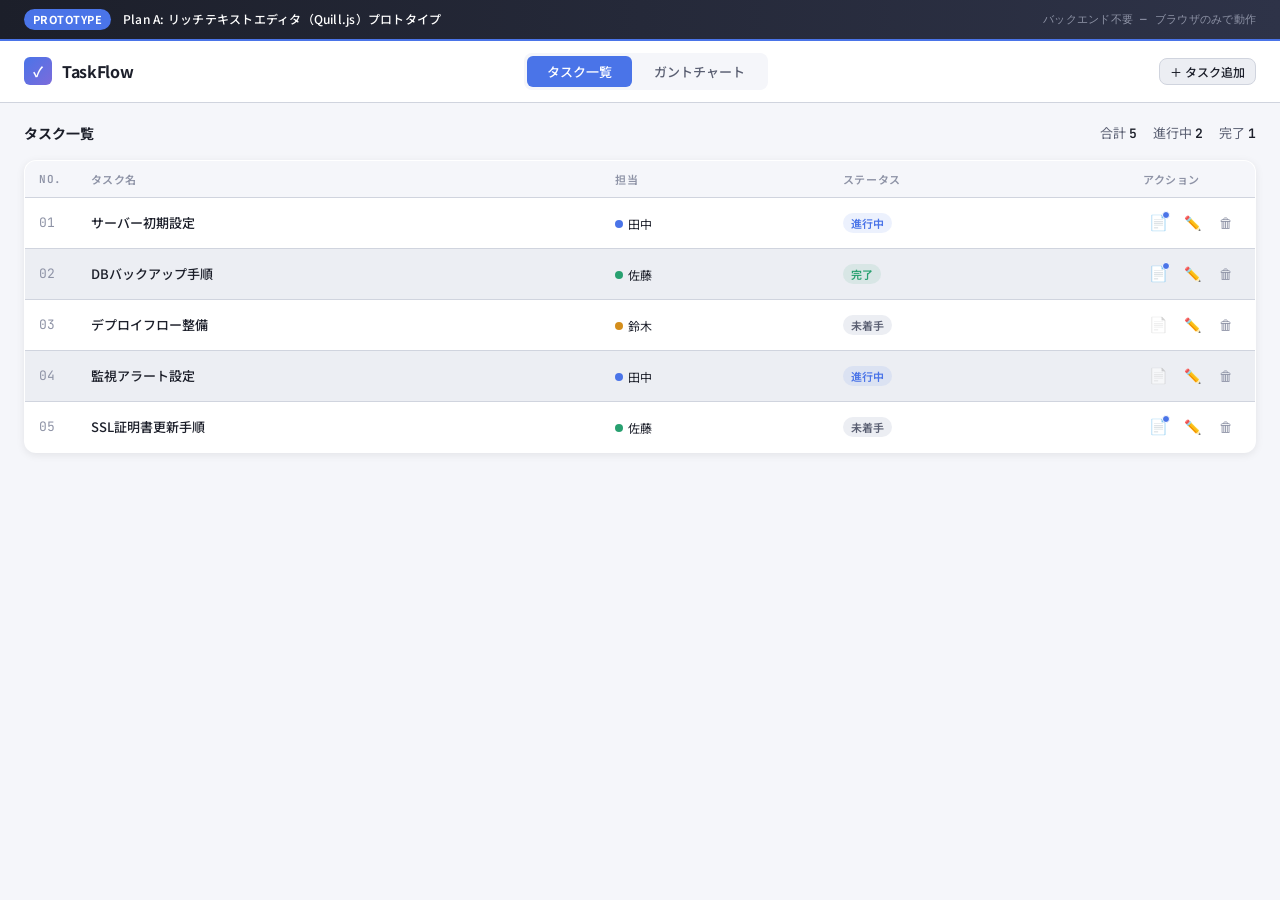
<file: docs/prototypes/plan_a_richtext.html>
<!DOCTYPE html>
<html lang="ja">
<head>
  <meta charset="UTF-8" />
  <meta name="viewport" content="width=device-width, initial-scale=1.0" />
  <title>Plan A: リッチテキストエディタ（Quill.js）プロトタイプ</title>

  <!-- Fonts -->
  <link rel="preconnect" href="https://fonts.googleapis.com" />
  <link rel="preconnect" href="https://fonts.gstatic.com" crossorigin />
  <link href="https://fonts.googleapis.com/css2?family=Noto+Sans+JP:wght@400;500;600;700&family=JetBrains+Mono:wght@400;500&display=swap" rel="stylesheet" />

  <!-- Quill.js -->
  <link href="https://cdn.quilljs.com/1.3.7/quill.snow.css" rel="stylesheet" />
  <script src="https://cdn.quilljs.com/1.3.7/quill.min.js"></script>

  <style>
    /* ==================== CSS Variables (TaskFlow identical) ==================== */
    :root {
      --bg-primary:    #F5F6FA;
      --bg-secondary:  #FFFFFF;
      --bg-tertiary:   #ECEEF3;
      --bg-hover:      #E2E5EC;
      --border:        #D0D4DE;
      --text-primary:  #1C1F2A;
      --text-secondary:#5A5F72;
      --text-muted:    #8E93A6;
      --accent:        #4A74E8;
      --accent-hover:  #3A62D4;
      --accent-dim:    rgba(74,116,232,0.10);
      --danger:        #E04E4E;
      --danger-dim:    rgba(224,78,78,0.10);
      --success:       #28A070;
      --success-dim:   rgba(40,160,112,0.10);
      --warning:       #D48E1C;
      --warning-dim:   rgba(212,142,28,0.10);
      --radius:        8px;
      --radius-lg:     12px;
      --shadow:        0 2px 8px rgba(0,0,0,0.08);
      --font:          'Noto Sans JP', sans-serif;
      --mono:          'JetBrains Mono', monospace;
    }

    * { box-sizing: border-box; margin: 0; padding: 0; }

    body {
      font-family: var(--font);
      background: var(--bg-primary);
      color: var(--text-primary);
      line-height: 1.5;
      min-height: 100vh;
    }

    /* Scrollbar */
    ::-webkit-scrollbar { width: 6px; height: 6px; }
    ::-webkit-scrollbar-track { background: transparent; }
    ::-webkit-scrollbar-thumb { background: var(--border); border-radius: 3px; }
    ::-webkit-scrollbar-thumb:hover { background: var(--text-muted); }

    /* ==================== Prototype Banner ==================== */
    .proto-banner {
      background: linear-gradient(90deg, #1C1F2A 0%, #2E3348 100%);
      color: #fff;
      padding: 9px 24px;
      display: flex;
      align-items: center;
      gap: 12px;
      font-size: 12px;
      font-weight: 500;
      letter-spacing: 0.02em;
      border-bottom: 2px solid var(--accent);
    }

    .proto-banner-tag {
      background: var(--accent);
      color: #fff;
      padding: 2px 9px;
      border-radius: 20px;
      font-size: 11px;
      font-weight: 700;
      letter-spacing: 0.04em;
      text-transform: uppercase;
    }

    .proto-banner-title { flex: 1; }

    .proto-banner-note {
      color: var(--text-muted);
      font-size: 11px;
      font-family: var(--mono);
    }

    /* ==================== App Header ==================== */
    .app-header {
      display: flex;
      align-items: center;
      justify-content: space-between;
      padding: 12px 24px;
      background: var(--bg-secondary);
      border-bottom: 1px solid var(--border);
    }

    .app-logo {
      display: flex;
      align-items: center;
      gap: 10px;
      font-weight: 700;
      font-size: 16px;
      letter-spacing: -0.02em;
    }

    .app-logo-icon {
      width: 28px;
      height: 28px;
      background: linear-gradient(135deg, var(--accent), #7C6BDB);
      border-radius: 6px;
      color: white;
      display: flex;
      align-items: center;
      justify-content: center;
      font-size: 14px;
    }

    .tab-group {
      display: flex;
      gap: 2px;
      background: var(--bg-primary);
      border-radius: 8px;
      padding: 3px;
    }

    .tab-btn {
      padding: 6px 20px;
      border: none;
      background: transparent;
      color: var(--text-secondary);
      font-family: var(--font);
      font-size: 13px;
      font-weight: 500;
      border-radius: 6px;
      cursor: pointer;
      transition: all 0.2s;
    }

    .tab-btn:hover { color: var(--text-primary); }
    .tab-btn.active { background: var(--accent); color: white; }

    /* ==================== Buttons ==================== */
    .btn {
      padding: 7px 16px;
      border: none;
      border-radius: var(--radius);
      font-family: var(--font);
      font-size: 13px;
      font-weight: 500;
      cursor: pointer;
      transition: all 0.15s;
      display: inline-flex;
      align-items: center;
      gap: 6px;
    }

    .btn-primary  { background: var(--accent); color: white; }
    .btn-primary:hover  { background: var(--accent-hover); transform: translateY(-1px); }
    .btn-secondary { background: var(--bg-tertiary); color: var(--text-primary); border: 1px solid var(--border); }
    .btn-secondary:hover { background: var(--bg-hover); }
    .btn-ghost { background: transparent; color: var(--text-secondary); }
    .btn-ghost:hover { background: var(--bg-tertiary); color: var(--text-primary); }
    .btn-sm { padding: 4px 10px; font-size: 12px; }
    .btn-icon {
      width: 32px; height: 32px; padding: 0;
      display: flex; align-items: center; justify-content: center;
      border-radius: var(--radius);
    }

    /* ==================== Main Content ==================== */
    .main-content {
      padding: 20px 24px;
    }

    /* ==================== Task Table ==================== */
    .task-list-header {
      display: flex;
      justify-content: space-between;
      align-items: center;
      margin-bottom: 16px;
    }

    .task-list-title {
      font-size: 14px;
      font-weight: 700;
    }

    .task-stats {
      display: flex;
      gap: 16px;
      font-size: 13px;
      color: var(--text-secondary);
    }

    .task-stat-value {
      font-weight: 600;
      color: var(--text-primary);
      font-family: var(--mono);
    }

    .task-table {
      width: 100%;
      border-collapse: collapse;
      background: var(--bg-secondary);
      border-radius: var(--radius-lg);
      overflow: hidden;
      border: 1px solid var(--border);
      box-shadow: var(--shadow);
    }

    .task-table th {
      text-align: left;
      padding: 10px 14px;
      font-size: 11px;
      font-weight: 600;
      text-transform: uppercase;
      letter-spacing: 0.05em;
      color: var(--text-muted);
      border-bottom: 1px solid var(--border);
      background: var(--bg-primary);
    }

    .task-table td {
      padding: 10px 14px;
      font-size: 13px;
      border-bottom: 1px solid var(--border);
      vertical-align: middle;
    }

    .task-table tbody tr:last-child td { border-bottom: none; }
    .task-table tbody tr:nth-child(odd)  td { background: var(--bg-secondary); }
    .task-table tbody tr:nth-child(even) td { background: var(--bg-tertiary); }
    .task-table tbody tr:hover td { background: var(--bg-hover); transition: background 0.1s; }

    .task-title-cell { font-weight: 500; }

    /* Status badges */
    .status-badge {
      display: inline-block;
      padding: 2px 8px;
      border-radius: 10px;
      font-size: 11px;
      font-weight: 600;
    }
    .status-todo        { background: var(--bg-tertiary); color: var(--text-secondary); }
    .status-in_progress { background: var(--accent-dim);  color: var(--accent); }
    .status-done        { background: var(--success-dim); color: var(--success); }

    /* Action buttons */
    .action-btns { display: flex; gap: 4px; align-items: center; }

    /* Document icon button */
    .doc-btn {
      width: 30px; height: 30px;
      border: none; background: transparent;
      border-radius: 6px;
      cursor: pointer;
      display: flex; align-items: center; justify-content: center;
      font-size: 15px;
      transition: background 0.15s, transform 0.1s;
      position: relative;
    }
    .doc-btn:hover { background: var(--bg-hover); transform: scale(1.1); }
    .doc-btn.has-doc { color: var(--accent); }
    .doc-btn.no-doc  { color: var(--text-muted); filter: grayscale(1); opacity: 0.55; }
    .doc-btn.has-doc::after {
      content: '';
      position: absolute;
      top: 3px; right: 3px;
      width: 6px; height: 6px;
      background: var(--accent);
      border-radius: 50%;
      border: 1.5px solid var(--bg-secondary);
    }

    .edit-btn, .del-btn {
      width: 30px; height: 30px;
      border: none; background: transparent;
      border-radius: 6px;
      cursor: pointer;
      display: flex; align-items: center; justify-content: center;
      font-size: 14px;
      transition: background 0.15s;
      color: var(--text-muted);
    }
    .edit-btn:hover { background: var(--bg-hover); color: var(--text-primary); }
    .del-btn:hover  { background: var(--danger-dim); color: var(--danger); }

    /* ==================== Modal Overlay ==================== */
    .modal-overlay {
      position: fixed;
      inset: 0;
      background: rgba(0,0,0,0.3);
      display: flex;
      align-items: center;
      justify-content: center;
      z-index: 200;
      backdrop-filter: blur(4px);
      animation: fadeIn 0.15s;
    }

    .modal-overlay.hidden { display: none; }

    @keyframes fadeIn  { from { opacity: 0; } to { opacity: 1; } }
    @keyframes slideUp { from { opacity: 0; transform: translateY(20px); } to { opacity: 1; transform: translateY(0); } }

    /* ==================== Document Modal ==================== */
    .doc-modal {
      background: var(--bg-secondary);
      border: 1px solid var(--border);
      border-radius: var(--radius-lg);
      width: 80vw;
      height: 80vh;
      max-width: 1100px;
      display: flex;
      flex-direction: column;
      box-shadow: 0 20px 60px rgba(0,0,0,0.18);
      animation: slideUp 0.2s;
      overflow: hidden;
    }

    .modal-header {
      display: flex;
      justify-content: space-between;
      align-items: center;
      padding: 16px 24px;
      border-bottom: 1px solid var(--border);
      background: var(--bg-secondary);
      flex-shrink: 0;
    }

    .modal-header-left {
      display: flex;
      align-items: center;
      gap: 10px;
    }

    .modal-header-icon {
      width: 32px; height: 32px;
      background: var(--accent-dim);
      border-radius: 8px;
      display: flex; align-items: center; justify-content: center;
      font-size: 16px;
    }

    .modal-title {
      font-size: 16px;
      font-weight: 700;
    }

    .modal-subtitle {
      font-size: 12px;
      color: var(--text-muted);
      font-family: var(--mono);
      margin-top: 1px;
    }

    .modal-close {
      width: 32px; height: 32px;
      border: none; background: transparent;
      border-radius: var(--radius);
      cursor: pointer;
      display: flex; align-items: center; justify-content: center;
      font-size: 18px;
      color: var(--text-muted);
      transition: all 0.15s;
    }
    .modal-close:hover { background: var(--bg-tertiary); color: var(--text-primary); }

    /* ==================== Modal Tab Bar ==================== */
    .modal-tabs {
      display: flex;
      gap: 0;
      padding: 0 24px;
      background: var(--bg-primary);
      border-bottom: 1px solid var(--border);
      flex-shrink: 0;
    }

    .modal-tab {
      padding: 10px 18px;
      border: none;
      background: transparent;
      font-family: var(--font);
      font-size: 13px;
      font-weight: 500;
      color: var(--text-secondary);
      cursor: pointer;
      border-bottom: 2px solid transparent;
      transition: all 0.15s;
      margin-bottom: -1px;
    }

    .modal-tab:hover { color: var(--text-primary); }
    .modal-tab.active {
      color: var(--accent);
      border-bottom-color: var(--accent);
      background: transparent;
    }

    /* ==================== Editor Panel ==================== */
    .modal-body {
      flex: 1;
      overflow: hidden;
      display: flex;
      flex-direction: column;
    }

    .tab-panel { display: none; flex: 1; overflow: hidden; flex-direction: column; }
    .tab-panel.active { display: flex; }

    /* Editor panel */
    .editor-panel {
      flex: 1;
      overflow: hidden;
      display: flex;
      flex-direction: column;
      padding: 0;
    }

    /* Quill overrides to match TaskFlow palette */
    .ql-toolbar.ql-snow {
      border: none;
      border-bottom: 1px solid var(--border);
      background: var(--bg-primary);
      padding: 8px 16px;
      font-family: var(--font);
      flex-shrink: 0;
    }

    .ql-toolbar.ql-snow .ql-formats { margin-right: 12px; }

    .ql-toolbar.ql-snow button:hover .ql-stroke,
    .ql-toolbar.ql-snow button.ql-active .ql-stroke,
    .ql-toolbar.ql-snow .ql-picker-label:hover .ql-stroke {
      stroke: var(--accent);
    }

    .ql-toolbar.ql-snow button:hover .ql-fill,
    .ql-toolbar.ql-snow button.ql-active .ql-fill {
      fill: var(--accent);
    }

    .ql-toolbar.ql-snow .ql-picker-label:hover,
    .ql-toolbar.ql-snow .ql-picker-item:hover,
    .ql-toolbar.ql-snow .ql-picker-item.ql-selected {
      color: var(--accent);
    }

    .ql-toolbar.ql-snow .ql-picker-options {
      background: var(--bg-secondary);
      border: 1px solid var(--border);
      border-radius: var(--radius);
      box-shadow: 0 8px 24px rgba(0,0,0,0.12);
    }

    .ql-container.ql-snow {
      border: none;
      flex: 1;
      overflow: hidden;
      display: flex;
      flex-direction: column;
      font-family: var(--font);
    }

    .ql-editor {
      flex: 1;
      overflow-y: auto;
      padding: 20px 28px;
      font-family: var(--font);
      font-size: 14px;
      line-height: 1.7;
      color: var(--text-primary);
      background: var(--bg-secondary);
    }

    .ql-editor h1 { font-size: 22px; font-weight: 700; margin: 20px 0 10px; letter-spacing: -0.02em; }
    .ql-editor h2 { font-size: 18px; font-weight: 700; margin: 18px 0 8px; letter-spacing: -0.01em; padding-bottom: 6px; border-bottom: 2px solid var(--accent); color: var(--text-primary); }
    .ql-editor h3 { font-size: 15px; font-weight: 600; margin: 14px 0 6px; color: var(--accent); }
    .ql-editor p  { margin-bottom: 8px; }

    .ql-editor ol, .ql-editor ul {
      padding-left: 1.5em;
      margin-bottom: 10px;
    }

    .ql-editor li { margin-bottom: 4px; }

    .ql-editor pre.ql-syntax, .ql-editor pre {
      background: var(--bg-tertiary);
      border: 1px solid var(--border);
      border-radius: var(--radius);
      padding: 12px 16px;
      font-family: var(--mono);
      font-size: 13px;
      color: var(--text-primary);
      margin: 10px 0;
      overflow-x: auto;
    }

    .ql-editor blockquote {
      border-left: 3px solid var(--accent);
      padding-left: 14px;
      color: var(--text-secondary);
      margin: 10px 0;
    }

    .ql-editor a { color: var(--accent); text-decoration: underline; }

    .ql-editor img {
      max-width: 100%;
      border-radius: var(--radius);
      border: 1px solid var(--border);
      margin: 8px 0;
    }

    /* Image tooltip override */
    .ql-snow .ql-tooltip {
      background: var(--bg-secondary);
      border: 1px solid var(--border);
      border-radius: var(--radius);
      box-shadow: 0 8px 24px rgba(0,0,0,0.12);
      color: var(--text-primary);
      font-family: var(--font);
      font-size: 13px;
    }
    .ql-snow .ql-tooltip input[type=text] {
      background: var(--bg-primary);
      border: 1px solid var(--border);
      color: var(--text-primary);
      font-family: var(--font);
      border-radius: 6px;
    }
    .ql-snow .ql-tooltip a.ql-action,
    .ql-snow .ql-tooltip a.ql-remove {
      color: var(--accent);
    }

    /* ==================== Preview Panel ==================== */
    .preview-panel {
      flex: 1;
      overflow-y: auto;
      padding: 20px 28px;
      background: var(--bg-secondary);
    }

    .preview-content { font-size: 14px; line-height: 1.7; color: var(--text-primary); }
    .preview-content h1 { font-size: 22px; font-weight: 700; margin: 20px 0 10px; letter-spacing: -0.02em; }
    .preview-content h2 { font-size: 18px; font-weight: 700; margin: 18px 0 8px; padding-bottom: 6px; border-bottom: 2px solid var(--accent); }
    .preview-content h3 { font-size: 15px; font-weight: 600; margin: 14px 0 6px; color: var(--accent); }
    .preview-content p  { margin-bottom: 8px; }
    .preview-content ol, .preview-content ul { padding-left: 1.5em; margin-bottom: 10px; }
    .preview-content li { margin-bottom: 4px; }
    .preview-content pre {
      background: var(--bg-tertiary);
      border: 1px solid var(--border);
      border-radius: var(--radius);
      padding: 12px 16px;
      font-family: var(--mono);
      font-size: 13px;
      overflow-x: auto;
      margin: 10px 0;
    }
    .preview-content blockquote {
      border-left: 3px solid var(--accent);
      padding-left: 14px;
      color: var(--text-secondary);
      margin: 10px 0;
    }
    .preview-content a { color: var(--accent); text-decoration: underline; }
    .preview-content img { max-width: 100%; border-radius: var(--radius); border: 1px solid var(--border); margin: 8px 0; }
    .preview-content strong { font-weight: 700; }
    .preview-content em { font-style: italic; }
    .preview-content code {
      background: var(--bg-tertiary);
      border: 1px solid var(--border);
      border-radius: 4px;
      padding: 1px 6px;
      font-family: var(--mono);
      font-size: 12px;
    }

    .preview-empty {
      display: flex;
      flex-direction: column;
      align-items: center;
      justify-content: center;
      height: 100%;
      color: var(--text-muted);
      gap: 10px;
      font-size: 14px;
    }

    .preview-empty-icon { font-size: 40px; opacity: 0.4; }

    /* ==================== Modal Footer ==================== */
    .modal-footer {
      display: flex;
      justify-content: space-between;
      align-items: center;
      gap: 8px;
      padding: 14px 24px;
      border-top: 1px solid var(--border);
      background: var(--bg-primary);
      flex-shrink: 0;
    }

    .modal-footer-left {
      display: flex;
      align-items: center;
      gap: 8px;
      font-size: 12px;
      color: var(--text-muted);
    }

    .modal-footer-right {
      display: flex;
      gap: 8px;
    }

    /* Image upload hint */
    .img-upload-label {
      display: inline-flex;
      align-items: center;
      gap: 6px;
      padding: 5px 12px;
      background: var(--bg-tertiary);
      border: 1px solid var(--border);
      border-radius: var(--radius);
      font-size: 12px;
      font-weight: 500;
      color: var(--text-secondary);
      cursor: pointer;
      transition: all 0.15s;
    }
    .img-upload-label:hover { background: var(--bg-hover); color: var(--text-primary); }
    #image-file-input { display: none; }

    /* ==================== Toast ==================== */
    .toast-container {
      position: fixed;
      bottom: 24px;
      right: 24px;
      display: flex;
      flex-direction: column;
      gap: 8px;
      z-index: 9999;
      pointer-events: none;
    }

    .toast {
      display: flex;
      align-items: center;
      gap: 10px;
      padding: 12px 18px;
      background: var(--text-primary);
      color: #fff;
      border-radius: var(--radius);
      font-size: 13px;
      font-weight: 500;
      box-shadow: 0 8px 24px rgba(0,0,0,0.2);
      animation: toastIn 0.25s cubic-bezier(0.34,1.56,0.64,1);
      pointer-events: auto;
    }

    .toast.success { background: var(--success); }
    .toast.error   { background: var(--danger); }
    .toast.warning { background: var(--warning); }

    .toast-icon { font-size: 16px; }

    @keyframes toastIn {
      from { opacity: 0; transform: translateX(30px) scale(0.9); }
      to   { opacity: 1; transform: translateX(0) scale(1); }
    }

    @keyframes toastOut {
      from { opacity: 1; transform: translateX(0) scale(1); }
      to   { opacity: 0; transform: translateX(30px) scale(0.9); }
    }

    .toast.removing {
      animation: toastOut 0.2s forwards;
    }

    /* ==================== Misc UI ==================== */
    .no-tasks {
      text-align: center;
      padding: 60px 20px;
      color: var(--text-muted);
      font-size: 14px;
    }

    .assignee-chip {
      display: inline-flex;
      align-items: center;
      gap: 5px;
      font-size: 12px;
    }

    .assignee-dot {
      width: 8px; height: 8px;
      border-radius: 50%;
      display: inline-block;
    }

    /* No. column */
    .col-no { width: 52px; color: var(--text-muted); font-family: var(--mono); font-size: 12px; }

    /* Saving indicator dot */
    .save-dot {
      width: 8px; height: 8px;
      border-radius: 50%;
      background: var(--success);
      display: inline-block;
      opacity: 0;
      transition: opacity 0.3s;
    }
    .save-dot.visible { opacity: 1; }

  </style>
</head>
<body>

  <!-- ==================== Prototype Banner ==================== -->
  <div class="proto-banner">
    <span class="proto-banner-tag">Prototype</span>
    <span class="proto-banner-title">Plan A: リッチテキストエディタ（Quill.js）プロトタイプ</span>
    <span class="proto-banner-note">バックエンド不要 &mdash; ブラウザのみで動作</span>
  </div>

  <!-- ==================== App Header ==================== -->
  <header class="app-header">
    <div class="app-logo">
      <div class="app-logo-icon">✓</div>
      TaskFlow
    </div>
    <div class="tab-group">
      <button class="tab-btn active">タスク一覧</button>
      <button class="tab-btn">ガントチャート</button>
    </div>
    <div style="display:flex;gap:8px;">
      <button class="btn btn-secondary btn-sm">＋ タスク追加</button>
    </div>
  </header>

  <!-- ==================== Main Content ==================== -->
  <main class="main-content">
    <div class="task-list-header">
      <div class="task-list-title">タスク一覧</div>
      <div class="task-stats">
        <span>合計 <span class="task-stat-value">5</span></span>
        <span>進行中 <span class="task-stat-value">2</span></span>
        <span>完了 <span class="task-stat-value">1</span></span>
      </div>
    </div>

    <table class="task-table" id="task-table">
      <thead>
        <tr>
          <th class="col-no">No.</th>
          <th>タスク名</th>
          <th>担当</th>
          <th>ステータス</th>
          <th style="width:120px;">アクション</th>
        </tr>
      </thead>
      <tbody id="task-tbody">
        <!-- rows injected by JS -->
      </tbody>
    </table>
  </main>

  <!-- ==================== Document Modal ==================== -->
  <div class="modal-overlay hidden" id="modal-overlay">
    <div class="doc-modal" role="dialog" aria-modal="true" aria-labelledby="modal-task-title">

      <div class="modal-header">
        <div class="modal-header-left">
          <div class="modal-header-icon">📄</div>
          <div>
            <div class="modal-title" id="modal-task-title">手順書</div>
            <div class="modal-subtitle" id="modal-task-subtitle">タスク No. —</div>
          </div>
        </div>
        <button class="modal-close" id="modal-close-btn" aria-label="閉じる">✕</button>
      </div>

      <div class="modal-tabs">
        <button class="modal-tab active" data-tab="editor">✏️ 編集</button>
        <button class="modal-tab" data-tab="preview">👁 プレビュー</button>
      </div>

      <div class="modal-body">
        <!-- Editor panel -->
        <div class="tab-panel active" id="panel-editor">
          <div class="editor-panel">
            <div id="quill-editor"></div>
          </div>
        </div>

        <!-- Preview panel -->
        <div class="tab-panel" id="panel-preview">
          <div class="preview-panel">
            <div class="preview-content" id="preview-content"></div>
          </div>
        </div>
      </div>

      <div class="modal-footer">
        <div class="modal-footer-left">
          <label class="img-upload-label" for="image-file-input">
            🖼 画像を挿入
          </label>
          <input type="file" id="image-file-input" accept="image/*" />
          <span class="save-dot" id="save-dot"></span>
          <span id="save-status" style="font-size:12px;color:var(--text-muted);"></span>
        </div>
        <div class="modal-footer-right">
          <button class="btn btn-secondary" id="cancel-btn">キャンセル</button>
          <button class="btn btn-primary" id="save-btn">💾 保存</button>
        </div>
      </div>

    </div>
  </div>

  <!-- ==================== Toast Container ==================== -->
  <div class="toast-container" id="toast-container"></div>

  <script>
    // ============================================================
    //  Mock data
    // ============================================================
    const TASKS = [
      { id: 1, title: 'サーバー初期設定',    assignee: '田中', assigneeColor: '#4A74E8', status: 'in_progress', hasDoc: true  },
      { id: 2, title: 'DBバックアップ手順',  assignee: '佐藤', assigneeColor: '#28A070', status: 'done',        hasDoc: true  },
      { id: 3, title: 'デプロイフロー整備',  assignee: '鈴木', assigneeColor: '#D48E1C', status: 'todo',        hasDoc: false },
      { id: 4, title: '監視アラート設定',    assignee: '田中', assigneeColor: '#4A74E8', status: 'in_progress', hasDoc: false },
      { id: 5, title: 'SSL証明書更新手順',   assignee: '佐藤', assigneeColor: '#28A070', status: 'todo',        hasDoc: true  },
    ];

    const STATUS_LABELS = {
      todo:        '未着手',
      in_progress: '進行中',
      done:        '完了',
    };

    // ============================================================
    //  Document store (in-memory, per task)
    // ============================================================
    const docStore = {
      1: `<h2>サーバー初期設定 手順書</h2>
<h3>手順1: SSHでサーバーに接続</h3>
<p>以下のコマンドでサーバーに接続します:</p>
<pre class="ql-syntax">ssh user@192.168.1.100</pre>
<h3>手順2: パッケージを更新</h3>
<ol>
  <li>apt update を実行</li>
  <li>apt upgrade を実行</li>
  <li>再起動が必要か確認</li>
</ol>
<p><strong>注意:</strong> 本番環境では必ずバックアップを取ってから実行してください。</p>`,

      2: `<h2>DBバックアップ手順書</h2>
<h3>手順1: バックアップスクリプトを確認</h3>
<p>以下のパスにスクリプトが配置されています:</p>
<pre class="ql-syntax">/opt/scripts/db_backup.sh</pre>
<h3>手順2: スクリプトを実行</h3>
<ol>
  <li>rootユーザーに切り替え</li>
  <li><code>./db_backup.sh</code> を実行</li>
  <li>バックアップファイルを確認する</li>
</ol>
<p>バックアップファイルは <strong>/var/backups/db/</strong> に保存されます。</p>`,

      5: `<h2>SSL証明書更新手順書</h2>
<h3>手順1: 証明書の有効期限を確認</h3>
<pre class="ql-syntax">openssl x509 -noout -dates -in /etc/ssl/certs/server.crt</pre>
<h3>手順2: Let's Encryptで更新</h3>
<ol>
  <li>certbot renew --dry-run で確認</li>
  <li>問題なければ certbot renew を実行</li>
  <li>Webサーバーを再起動</li>
</ol>
<p><strong>期限30日前</strong>を目安に更新作業を行ってください。</p>`,
    };

    // ============================================================
    //  Render task table
    // ============================================================
    function renderTable() {
      const tbody = document.getElementById('task-tbody');
      tbody.innerHTML = '';
      TASKS.forEach((task, idx) => {
        const tr = document.createElement('tr');
        tr.innerHTML = `
          <td class="col-no">${String(idx + 1).padStart(2, '0')}</td>
          <td class="task-title-cell">${escHtml(task.title)}</td>
          <td>
            <span class="assignee-chip">
              <span class="assignee-dot" style="background:${task.assigneeColor}"></span>
              ${escHtml(task.assignee)}
            </span>
          </td>
          <td>
            <span class="status-badge status-${task.status}">${STATUS_LABELS[task.status]}</span>
          </td>
          <td>
            <div class="action-btns">
              <button class="doc-btn ${task.hasDoc ? 'has-doc' : 'no-doc'}"
                      title="${task.hasDoc ? 'ドキュメントを編集' : 'ドキュメントを作成'}"
                      data-task-id="${task.id}"
                      aria-label="ドキュメント">📄</button>
              <button class="edit-btn" title="タスクを編集" aria-label="編集">✏️</button>
              <button class="del-btn"  title="タスクを削除" aria-label="削除">🗑</button>
            </div>
          </td>
        `;
        tbody.appendChild(tr);
      });

      // Bind doc button clicks
      tbody.querySelectorAll('.doc-btn').forEach(btn => {
        btn.addEventListener('click', () => {
          const taskId = parseInt(btn.dataset.taskId, 10);
          openDocModal(taskId);
        });
      });
    }

    function escHtml(str) {
      return str.replace(/&/g,'&amp;').replace(/</g,'&lt;').replace(/>/g,'&gt;');
    }

    // ============================================================
    //  Quill setup
    // ============================================================
    let quill = null;
    let currentTaskId = null;

    function initQuill() {
      if (quill) return;

      quill = new Quill('#quill-editor', {
        theme: 'snow',
        placeholder: 'ここに手順を入力してください...',
        modules: {
          toolbar: [
            [{ header: [1, 2, 3, false] }],
            ['bold', 'italic', 'underline'],
            [{ list: 'ordered' }, { list: 'bullet' }],
            ['link', 'image', 'code-block'],
            ['clean'],
          ],
        },
      });

      // Override image handler → file picker
      quill.getModule('toolbar').addHandler('image', () => {
        document.getElementById('image-file-input').click();
      });
    }

    // ============================================================
    //  Open / close modal
    // ============================================================
    function openDocModal(taskId) {
      const task = TASKS.find(t => t.id === taskId);
      if (!task) return;

      currentTaskId = taskId;

      // Update modal header
      document.getElementById('modal-task-title').textContent = task.title;
      document.getElementById('modal-task-subtitle').textContent = `タスク No. ${String(taskId).padStart(2,'0')}`;

      // Init Quill lazily
      initQuill();

      // Load content
      const html = docStore[taskId] || '';
      quill.root.innerHTML = html;

      // Show editor tab
      switchTab('editor');

      // Show overlay
      const overlay = document.getElementById('modal-overlay');
      overlay.classList.remove('hidden');
      overlay.style.animation = 'none';
      requestAnimationFrame(() => {
        overlay.style.animation = '';
      });

      clearSaveStatus();
    }

    function closeDocModal() {
      document.getElementById('modal-overlay').classList.add('hidden');
      currentTaskId = null;
    }

    // ============================================================
    //  Tab switching
    // ============================================================
    function switchTab(tabId) {
      document.querySelectorAll('.modal-tab').forEach(btn => {
        btn.classList.toggle('active', btn.dataset.tab === tabId);
      });
      document.querySelectorAll('.tab-panel').forEach(panel => {
        panel.classList.toggle('active', panel.id === `panel-${tabId}`);
      });

      if (tabId === 'preview') {
        syncPreview();
      }
    }

    function syncPreview() {
      const html = quill ? quill.root.innerHTML : '';
      const previewEl = document.getElementById('preview-content');
      const trimmed = html.replace(/<p><br><\/p>/g, '').trim();
      if (!trimmed || trimmed === '<p></p>') {
        previewEl.innerHTML = `
          <div class="preview-empty">
            <div class="preview-empty-icon">📄</div>
            <div>まだ内容がありません</div>
          </div>`;
      } else {
        previewEl.innerHTML = html;
      }
    }

    // ============================================================
    //  Save
    // ============================================================
    function saveDoc() {
      if (!quill || currentTaskId === null) return;

      const html = quill.root.innerHTML;
      docStore[currentTaskId] = html;

      // Mark task as having a doc
      const task = TASKS.find(t => t.id === currentTaskId);
      if (task) {
        task.hasDoc = true;
        renderTable();
      }

      showToast('保存しました', 'success', '✓');
      showSaveStatus();
    }

    function showSaveStatus() {
      const dot  = document.getElementById('save-dot');
      const span = document.getElementById('save-status');
      dot.classList.add('visible');
      const now = new Date();
      span.textContent = `最終保存: ${now.getHours().toString().padStart(2,'0')}:${now.getMinutes().toString().padStart(2,'0')}`;
    }

    function clearSaveStatus() {
      document.getElementById('save-dot').classList.remove('visible');
      document.getElementById('save-status').textContent = '';
    }

    // ============================================================
    //  Image file upload → base64 embed
    // ============================================================
    document.getElementById('image-file-input').addEventListener('change', function () {
      const file = this.files[0];
      if (!file || !quill) return;

      const reader = new FileReader();
      reader.onload = (e) => {
        const range = quill.getSelection(true);
        quill.insertEmbed(range ? range.index : 0, 'image', e.target.result, Quill.sources.USER);
        quill.setSelection((range ? range.index : 0) + 1);
        showToast('画像を挿入しました', 'success', '🖼');
      };
      reader.readAsDataURL(file);

      // Reset so same file can be re-selected
      this.value = '';
    });

    // ============================================================
    //  Toast notifications
    // ============================================================
    function showToast(message, type = '', icon = 'ℹ') {
      const container = document.getElementById('toast-container');
      const toast = document.createElement('div');
      toast.className = `toast ${type}`;
      toast.innerHTML = `<span class="toast-icon">${icon}</span><span>${escHtml(message)}</span>`;
      container.appendChild(toast);

      setTimeout(() => {
        toast.classList.add('removing');
        toast.addEventListener('animationend', () => toast.remove());
      }, 2800);
    }

    // ============================================================
    //  Event wiring
    // ============================================================
    document.getElementById('modal-close-btn').addEventListener('click', closeDocModal);
    document.getElementById('cancel-btn').addEventListener('click', closeDocModal);
    document.getElementById('save-btn').addEventListener('click', saveDoc);

    // Close on backdrop click
    document.getElementById('modal-overlay').addEventListener('click', (e) => {
      if (e.target === e.currentTarget) closeDocModal();
    });

    // Keyboard: Escape closes, Ctrl/Cmd+S saves
    document.addEventListener('keydown', (e) => {
      if (document.getElementById('modal-overlay').classList.contains('hidden')) return;
      if (e.key === 'Escape') closeDocModal();
      if ((e.ctrlKey || e.metaKey) && e.key === 's') {
        e.preventDefault();
        saveDoc();
      }
    });

    // Modal tab buttons
    document.querySelectorAll('.modal-tab').forEach(btn => {
      btn.addEventListener('click', () => switchTab(btn.dataset.tab));
    });

    // ============================================================
    //  Boot
    // ============================================================
    renderTable();
  </script>
</body>
</html>
</file>
